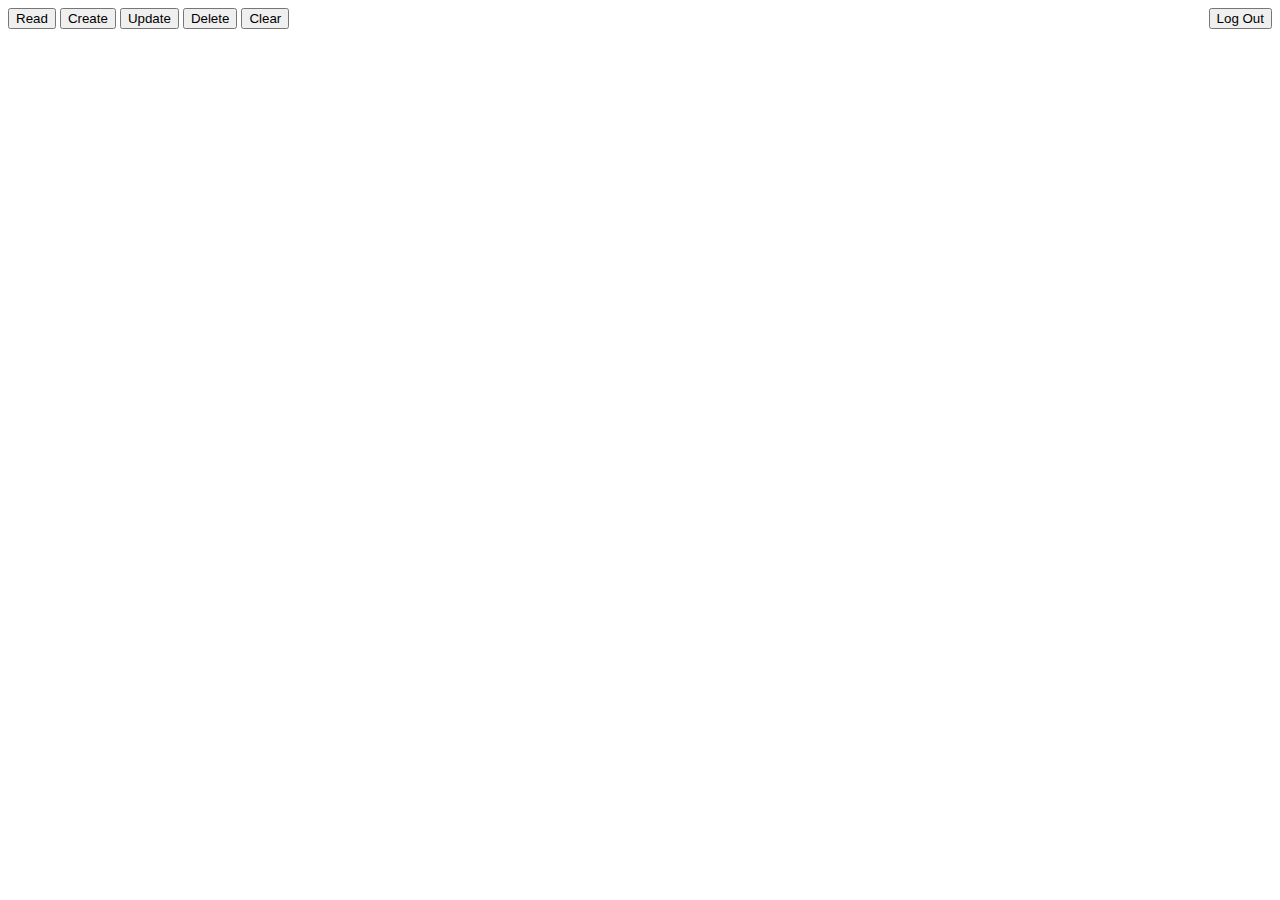
<file: src/pages/home_page.html>
<!DOCTYPE html>
<html lang="en">
  <head>
    <link rel="icon" href="https://admin-demo.vuestic.dev/favicon.ico" />
    <link rel="preconnect" href="https://fonts.googleapis.com" />
    <link rel="preconnect" href="https://fonts.gstatic.com" crossorigin />
    <link
      href="https://fonts.googleapis.com/css2?family=Inter:wght@100..900&display=swap"
      rel="stylesheet"
    />
    <link
      rel="stylesheet"
      href="https://cdnjs.cloudflare.com/ajax/libs/font-awesome/6.5.1/css/all.min.css"
      integrity="sha512-DTOQO9RWCH3ppGqcWaEA1BIZOC6xxalwEsw9c2QQeAIftl+Vegovlnee1c9QX4TctnWMn13TZye+giMm8e2LwA=="
      crossorigin="anonymous"
      referrerpolicy="no-referrer"
    />
    <meta charset="UTF-8" />
    <meta name="viewport" content="width=device-width, initial-scale=1.0" />
    <link rel="stylesheet" href="../css/home_page.css" />
    <title>Home Page</title>
  </head>
  <body>
    <main>
      <div class="mainButtons">
        <button class="getButton">Read</button>
        <button class="postDisplayButton">Create</button>
        <button class="putDisplayButton">Update</button>
        <button class="deleteDisplayButton">Delete</button>
        <button class="clear">Clear</button>
      </div>
      <div class="return">
        <button class="logInReturn">Log Out</button>
      </div>
    </main>
    <div class="display">
      <div class="getDisplay">
        <div class="getByIdDisplay">
          <h1>Instruction</h1>
          <p>
            To enter multiple Id, make sure to separate them using comma ','
          </p>
          <input type="text" placeholder="Input ID sequence" class="getById" />
          <button class="getByIdButton">Get By Id</button>
        </div>
        <div class="mainDisplay">
          <table>
            <tr>
              <th>Id</th>
              <th>Email</th>
              <th>Password</th>
            </tr>
          </table>
        </div>
      </div>
      <div class="postDisplay">
        <h1>Instruction</h1>
        <p>Fill in the form to add a new user</p>
        <div action="" class="postForm">
          <input type="text" placeholder="ID" class="id" />
          <input type="text" placeholder="Email" class="email" />
          <input type="text" placeholder="Password" class="password" />
          <button class="postButton">Post</button>
        </div>
        <p class="postStatus"></p>
      </div>
      <div class="putDisplay">
        <h1>Instruction</h1>
        <p>Fill in the form to update a user</p>
        <div action="" class="putForm">
          <input type="text" placeholder="ID" class="id" />
          <input type="text" placeholder="Email" class="email" />
          <input type="text" placeholder="Password" class="password" />
          <button class="putButton">Put</button>
        </div>
        <p class="putStatus"></p>
      </div>
      <div class="deleteDisplay">
        <h1>Instruction</h1>
        <p>Fill in ID sequence to delete users</p>
        <div action="" class="deleteForm">
          <input type="text" placeholder="ID" class="id" />
          <button class="deleteButton">Delete</button>
        </div>
        <div class="deleteStatus"></div>
      </div>
    </div>
    <script type="module" src="../Scripts/home_page.js"></script>
  </body>
</html>
</file>
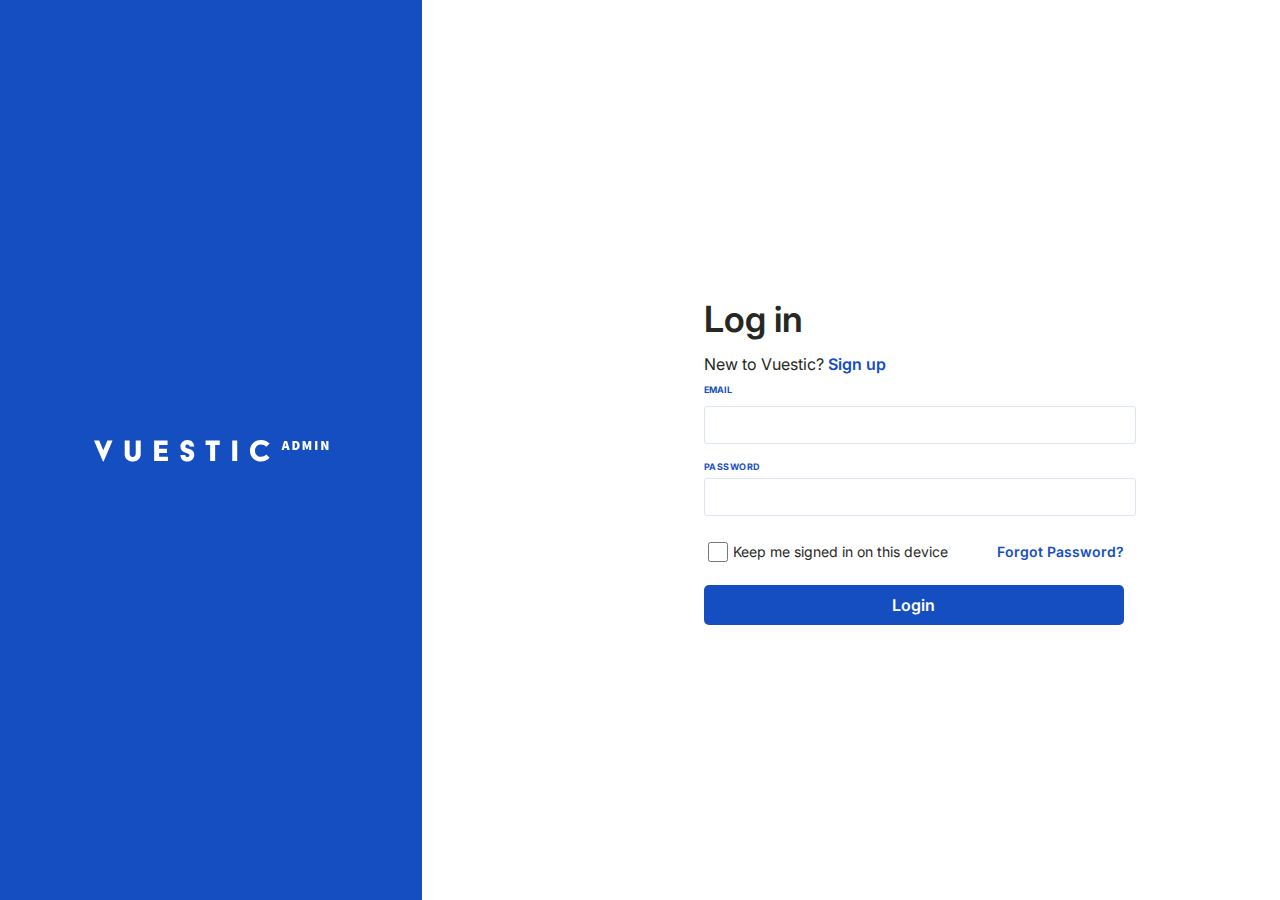
<file: src/pages/login.html>
<!DOCTYPE html>
<html lang="en">
  <head>
    <meta charset="UTF-8" />
    <meta name="viewport" content="width=device-width, initial-scale=1.0" />
    <link rel="stylesheet" href="../css/login.css" />
    <link rel="icon" href="https://admin-demo.vuestic.dev/favicon.ico" />
    <link rel="preconnect" href="https://fonts.googleapis.com" />
    <link rel="preconnect" href="https://fonts.gstatic.com" crossorigin />
    <link
      href="https://fonts.googleapis.com/css2?family=Inter:wght@100..900&display=swap"
      rel="stylesheet"
    />
    <link
      rel="stylesheet"
      href="https://cdnjs.cloudflare.com/ajax/libs/font-awesome/6.5.1/css/all.min.css"
      integrity="sha512-DTOQO9RWCH3ppGqcWaEA1BIZOC6xxalwEsw9c2QQeAIftl+Vegovlnee1c9QX4TctnWMn13TZye+giMm8e2LwA=="
      crossorigin="anonymous"
      referrerpolicy="no-referrer"
    />
    <title>Vuestic Admin</title>
  </head>
  <body>
    <div class="container">
      <div class="left_box">
        <div class="contents">
          <svg
            height="28"
            alt="Vuestic Admin"
            fill="none"
            viewBox="0 0 478 57"
            xmlns="http://www.w3.org/2000/svg"
          >
            <path
              d="M18.2761 56.1386L0 13.3794H10.5519L18.8968 33.3107L27.2417 13.3794H37.7936L19.5175 56.1386H18.2761ZM62.4836 40.8281V13.3794H72.5527V39.3108C72.5527 44.8281 75.1734 46.7592 78.6907 46.7592C82.5528 46.7592 84.9666 44.8281 84.9666 39.3108V13.3794H95.1047V40.8281C95.1047 50.6213 87.7942 56.1386 78.6907 56.1386C69.2423 56.1386 62.4836 50.3454 62.4836 40.8281ZM122.415 54.7593V13.3794H149.795V22.3451H132.553V29.7935H148.485V38.6211H132.553V46.0695H150.554V54.7593H122.415ZM175.933 42.6212H185.795C185.795 45.035 187.727 46.9661 190.071 46.9661C192.623 46.9661 194.209 45.5178 194.209 43.3798C194.209 40.2763 190.14 39.3798 186.761 38.2074C179.795 35.7246 175.933 32.4831 175.933 25.3796C175.933 18.0692 182.209 12.0001 190.002 12.0001C199.175 12.0001 203.52 17.8623 204.072 25.5175H194.554C194.554 23.1727 193.106 21.2416 190.278 21.2416C188.071 21.2416 185.933 22.552 185.933 25.2417C185.933 28.3452 189.727 28.8969 193.244 29.9314C200.623 32.1383 204.072 36.2763 204.072 42.7591C204.072 50.0696 197.865 56.1386 190.071 56.1386C181.037 56.1386 175.933 50.0696 175.933 42.6212ZM236.442 54.7593V22.3451H227.2V13.3794H256.028V22.3451H246.649V54.7593H236.442ZM281.408 54.7593V13.3794H291.546V54.7593H281.408ZM317.502 34.0694C317.502 21.7244 326.812 12.0001 339.916 12.0001C347.778 12.0001 353.226 14.9657 357.64 19.5864L350.675 26.2072C347.778 23.3796 344.054 21.5865 339.916 21.5865C332.536 21.5865 327.778 27.1038 327.778 34.0694C327.778 41.035 332.536 46.5523 339.916 46.5523C344.054 46.5523 347.778 44.7592 350.675 41.9315L357.433 48.5523C353.295 52.8972 347.571 56.1386 339.916 56.1386C326.812 56.1386 317.502 46.4143 317.502 34.0694Z"
              fill="url(#paint0_linear)"
            ></path>
            <path
              fill="#FFF"
              d="M388.671 23.5893L388.364 24.844H391.71L391.403 23.5893C391.18 22.7157 390.957 21.7677 390.734 20.7454C390.511 19.7231 390.288 18.7565 390.065 17.8457H389.953C389.749 18.7751 389.535 19.751 389.312 20.7733C389.107 21.777 388.894 22.7157 388.671 23.5893ZM381.7 32.3999L387.221 14.2769H393.02L398.541 32.3999H393.466L392.574 28.5523H387.5L386.607 32.3999H381.7Z"
            ></path>
            <path
              fill="#FFF"
              d="M403.987 32.3999V14.2769H409.34C410.715 14.2769 411.97 14.4441 413.104 14.7787C414.256 15.1133 415.241 15.6431 416.059 16.368C416.877 17.0929 417.509 18.0223 417.955 19.1561C418.42 20.29 418.652 21.6562 418.652 23.2548C418.652 24.8533 418.429 26.2288 417.983 27.3812C417.537 28.5337 416.905 29.4817 416.087 30.2252C415.288 30.9687 414.331 31.517 413.215 31.8702C412.119 32.2234 410.92 32.3999 409.619 32.3999H403.987ZM408.782 28.5523H409.061C409.712 28.5523 410.325 28.4779 410.901 28.3292C411.477 28.1619 411.97 27.8831 412.379 27.4928C412.806 27.1024 413.141 26.5634 413.383 25.8756C413.624 25.1879 413.745 24.3143 413.745 23.2548C413.745 22.1953 413.624 21.3309 413.383 20.6618C413.141 19.9926 412.806 19.4721 412.379 19.1004C411.97 18.7286 411.477 18.4777 410.901 18.3476C410.325 18.1989 409.712 18.1245 409.061 18.1245H408.782V28.5523Z"
            ></path>
            <path
              fill="#FFF"
              d="M424.664 32.3999V14.2769H429.794L432.526 21.6934C432.694 22.1953 432.852 22.7157 433 23.2548C433.149 23.7938 433.307 24.3328 433.474 24.8719H433.586C433.753 24.3328 433.911 23.7938 434.06 23.2548C434.208 22.7157 434.366 22.1953 434.534 21.6934L437.155 14.2769H442.285V32.3999H437.935V27.0467C437.935 26.582 437.954 26.0708 437.991 25.5132C438.047 24.9555 438.103 24.3886 438.158 23.8124C438.214 23.2176 438.279 22.6414 438.354 22.0837C438.428 21.5261 438.493 21.0242 438.549 20.5781H438.437L436.932 24.9277L434.701 30.9222H432.136L429.905 24.9277L428.456 20.5781H428.344C428.4 21.0242 428.465 21.5261 428.539 22.0837C428.614 22.6414 428.679 23.2176 428.734 23.8124C428.79 24.3886 428.837 24.9555 428.874 25.5132C428.93 26.0708 428.957 26.582 428.957 27.0467V32.3999H424.664Z"
            ></path>
            <path
              fill="#FFF"
              d="M450.028 32.3999V14.2769H454.823V32.3999H450.028Z"
            ></path>
            <path
              fill="#FFF"
              d="M462.567 32.3999V14.2769H467.474L471.489 22.3625L473.218 26.4333H473.329C473.274 25.95 473.209 25.4202 473.134 24.844C473.06 24.2678 472.995 23.6823 472.939 23.0875C472.883 22.4741 472.828 21.87 472.772 21.2752C472.735 20.6618 472.716 20.0762 472.716 19.5186V14.2769H477.289V32.3999H472.381L468.366 24.2864L466.638 20.2435H466.526C466.638 21.2845 466.768 22.4183 466.917 23.6451C467.065 24.8719 467.14 26.0429 467.14 27.1582V32.3999H462.567Z"
            ></path>
            <defs>
              <linearGradient
                id="paint0_linear"
                gradientUnits="userSpaceOnUse"
                x1="0"
                x2="357.64"
                y1="56.1386"
                y2="56.1386"
              >
                <stop stop-color="#FFF"></stop>
                <stop stop-color="#FFF" offset="1"></stop>
              </linearGradient>
            </defs>
          </svg>
        </div>
      </div>
      <div class="main">
        <h1>Log in</h1>
        <span
          >New to Vuestic?
          <a href="./sign_up.html" class="signUp">Sign up</a></span
        >
        <div class="email_box">
          <p>EMAIL</p>
          <input type="text" class="email" />
          <i class="fa-solid fa-triangle-exclamation" style="color: #ff0000;"></i>
          <div class="authentication_status"></div>
        </div>
        <div class="password_box">
          <p>PASSWORD</p>
          <input type="password" class="password" />
          <i class="fa-solid fa-triangle-exclamation" style="color: #ff0000;"></i>
          <div class="eye_container">
            <i class="fa-regular fa-eye-slash eye-toggle"></i>
            <i class="fa-regular fa-eye"></i>
          </div>
          <div class="authentication_status"></div>
        </div>
        <div class="additional">
          <div class="keepSignedIn">
            <div class="cb">
              <input type="checkbox" id="keepSignedIn" /><span
                >Keep me signed in on this device</span
              >
            </div>
            <a href="./sign_up.html" class="forgotPassword">Forgot Password?</a>
          </div>
        </div>
        <button>Login</button>
      </div>
    </div>
    <script type="module" src="../Scripts/login.js"></script>
  </body>
</html>
</file>
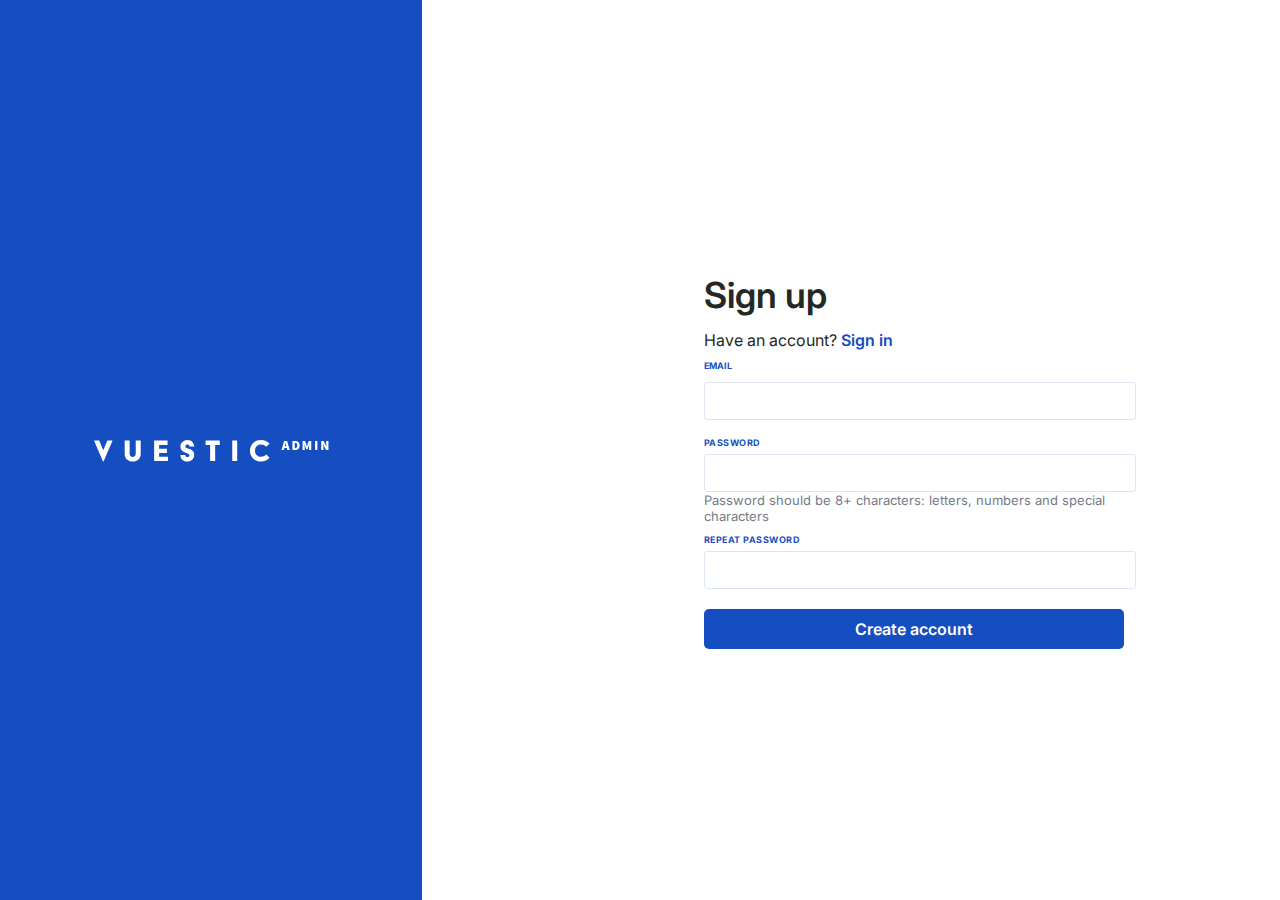
<file: src/pages/sign_up.html>
<!DOCTYPE html>
<html lang="en">
  <head>
    <meta charset="UTF-8" />
    <meta name="viewport" content="width=device-width, initial-scale=1.0" />
    <link rel="stylesheet" href="../css/sign_up.css" />
    <link rel="icon" href="https://admin-demo.vuestic.dev/favicon.ico" />
    <link rel="preconnect" href="https://fonts.googleapis.com" />
    <link rel="preconnect" href="https://fonts.gstatic.com" crossorigin />
    <link
      href="https://fonts.googleapis.com/css2?family=Inter:wght@100..900&display=swap"
      rel="stylesheet"
    />
    <link
      rel="stylesheet"
      href="https://cdnjs.cloudflare.com/ajax/libs/font-awesome/6.5.1/css/all.min.css"
      integrity="sha512-DTOQO9RWCH3ppGqcWaEA1BIZOC6xxalwEsw9c2QQeAIftl+Vegovlnee1c9QX4TctnWMn13TZye+giMm8e2LwA=="
      crossorigin="anonymous"
      referrerpolicy="no-referrer"
    />
    <title>Vuestic Admin</title>
  </head>
  <body>
    <div class="container">
      <div class="left_box">
        <div class="contents">
          <svg
            height="28"
            alt="Vuestic Admin"
            fill="none"
            viewBox="0 0 478 57"
            xmlns="http://www.w3.org/2000/svg"
          >
            <path
              d="M18.2761 56.1386L0 13.3794H10.5519L18.8968 33.3107L27.2417 13.3794H37.7936L19.5175 56.1386H18.2761ZM62.4836 40.8281V13.3794H72.5527V39.3108C72.5527 44.8281 75.1734 46.7592 78.6907 46.7592C82.5528 46.7592 84.9666 44.8281 84.9666 39.3108V13.3794H95.1047V40.8281C95.1047 50.6213 87.7942 56.1386 78.6907 56.1386C69.2423 56.1386 62.4836 50.3454 62.4836 40.8281ZM122.415 54.7593V13.3794H149.795V22.3451H132.553V29.7935H148.485V38.6211H132.553V46.0695H150.554V54.7593H122.415ZM175.933 42.6212H185.795C185.795 45.035 187.727 46.9661 190.071 46.9661C192.623 46.9661 194.209 45.5178 194.209 43.3798C194.209 40.2763 190.14 39.3798 186.761 38.2074C179.795 35.7246 175.933 32.4831 175.933 25.3796C175.933 18.0692 182.209 12.0001 190.002 12.0001C199.175 12.0001 203.52 17.8623 204.072 25.5175H194.554C194.554 23.1727 193.106 21.2416 190.278 21.2416C188.071 21.2416 185.933 22.552 185.933 25.2417C185.933 28.3452 189.727 28.8969 193.244 29.9314C200.623 32.1383 204.072 36.2763 204.072 42.7591C204.072 50.0696 197.865 56.1386 190.071 56.1386C181.037 56.1386 175.933 50.0696 175.933 42.6212ZM236.442 54.7593V22.3451H227.2V13.3794H256.028V22.3451H246.649V54.7593H236.442ZM281.408 54.7593V13.3794H291.546V54.7593H281.408ZM317.502 34.0694C317.502 21.7244 326.812 12.0001 339.916 12.0001C347.778 12.0001 353.226 14.9657 357.64 19.5864L350.675 26.2072C347.778 23.3796 344.054 21.5865 339.916 21.5865C332.536 21.5865 327.778 27.1038 327.778 34.0694C327.778 41.035 332.536 46.5523 339.916 46.5523C344.054 46.5523 347.778 44.7592 350.675 41.9315L357.433 48.5523C353.295 52.8972 347.571 56.1386 339.916 56.1386C326.812 56.1386 317.502 46.4143 317.502 34.0694Z"
              fill="url(#paint0_linear)"
            ></path>
            <path
              fill="#FFF"
              d="M388.671 23.5893L388.364 24.844H391.71L391.403 23.5893C391.18 22.7157 390.957 21.7677 390.734 20.7454C390.511 19.7231 390.288 18.7565 390.065 17.8457H389.953C389.749 18.7751 389.535 19.751 389.312 20.7733C389.107 21.777 388.894 22.7157 388.671 23.5893ZM381.7 32.3999L387.221 14.2769H393.02L398.541 32.3999H393.466L392.574 28.5523H387.5L386.607 32.3999H381.7Z"
            ></path>
            <path
              fill="#FFF"
              d="M403.987 32.3999V14.2769H409.34C410.715 14.2769 411.97 14.4441 413.104 14.7787C414.256 15.1133 415.241 15.6431 416.059 16.368C416.877 17.0929 417.509 18.0223 417.955 19.1561C418.42 20.29 418.652 21.6562 418.652 23.2548C418.652 24.8533 418.429 26.2288 417.983 27.3812C417.537 28.5337 416.905 29.4817 416.087 30.2252C415.288 30.9687 414.331 31.517 413.215 31.8702C412.119 32.2234 410.92 32.3999 409.619 32.3999H403.987ZM408.782 28.5523H409.061C409.712 28.5523 410.325 28.4779 410.901 28.3292C411.477 28.1619 411.97 27.8831 412.379 27.4928C412.806 27.1024 413.141 26.5634 413.383 25.8756C413.624 25.1879 413.745 24.3143 413.745 23.2548C413.745 22.1953 413.624 21.3309 413.383 20.6618C413.141 19.9926 412.806 19.4721 412.379 19.1004C411.97 18.7286 411.477 18.4777 410.901 18.3476C410.325 18.1989 409.712 18.1245 409.061 18.1245H408.782V28.5523Z"
            ></path>
            <path
              fill="#FFF"
              d="M424.664 32.3999V14.2769H429.794L432.526 21.6934C432.694 22.1953 432.852 22.7157 433 23.2548C433.149 23.7938 433.307 24.3328 433.474 24.8719H433.586C433.753 24.3328 433.911 23.7938 434.06 23.2548C434.208 22.7157 434.366 22.1953 434.534 21.6934L437.155 14.2769H442.285V32.3999H437.935V27.0467C437.935 26.582 437.954 26.0708 437.991 25.5132C438.047 24.9555 438.103 24.3886 438.158 23.8124C438.214 23.2176 438.279 22.6414 438.354 22.0837C438.428 21.5261 438.493 21.0242 438.549 20.5781H438.437L436.932 24.9277L434.701 30.9222H432.136L429.905 24.9277L428.456 20.5781H428.344C428.4 21.0242 428.465 21.5261 428.539 22.0837C428.614 22.6414 428.679 23.2176 428.734 23.8124C428.79 24.3886 428.837 24.9555 428.874 25.5132C428.93 26.0708 428.957 26.582 428.957 27.0467V32.3999H424.664Z"
            ></path>
            <path
              fill="#FFF"
              d="M450.028 32.3999V14.2769H454.823V32.3999H450.028Z"
            ></path>
            <path
              fill="#FFF"
              d="M462.567 32.3999V14.2769H467.474L471.489 22.3625L473.218 26.4333H473.329C473.274 25.95 473.209 25.4202 473.134 24.844C473.06 24.2678 472.995 23.6823 472.939 23.0875C472.883 22.4741 472.828 21.87 472.772 21.2752C472.735 20.6618 472.716 20.0762 472.716 19.5186V14.2769H477.289V32.3999H472.381L468.366 24.2864L466.638 20.2435H466.526C466.638 21.2845 466.768 22.4183 466.917 23.6451C467.065 24.8719 467.14 26.0429 467.14 27.1582V32.3999H462.567Z"
            ></path>
            <defs>
              <linearGradient
                id="paint0_linear"
                gradientUnits="userSpaceOnUse"
                x1="0"
                x2="357.64"
                y1="56.1386"
                y2="56.1386"
              >
                <stop stop-color="#FFF"></stop>
                <stop stop-color="#FFF" offset="1"></stop>
              </linearGradient>
            </defs>
          </svg>
        </div>
      </div>
      <div class="main">
        <h1>Sign up</h1>
        <span>Have an account? <a href="./login.html">Sign in</a></span>
        <div class="email_box">
          <p>EMAIL</p>
          <input type="text" class="email" />
          <i
            class="fa-solid fa-triangle-exclamation"
            style="color: #ff0000"
          ></i>
          <div class="authentication_status"></div>
        </div>
        <div class="password_box">
          <p>PASSWORD</p>
          <input type="password" class="password" />
          <i
            class="fa-solid fa-triangle-exclamation"
            style="color: #ff0000"
          ></i>
          <div class="eye_container">
            <i class="fa-regular fa-eye-slash eye-toggle"></i>
            <i class="fa-regular fa-eye"></i>
          </div>
          <div class="authentication_status">
            Password should be 8+ characters: letters, numbers and special
            characters
          </div>
        </div>
        <div class="repeat_password_box">
          <p>REPEAT PASSWORD</p>
          <input type="password" class="repeat_password" />
          <i class="fa-solid fa-triangle-exclamation" style="color: #ff0000;"></i>
          <div class="eye_container">
            <i class="fa-regular fa-eye-slash eye-toggle"></i>
            <i class="fa-regular fa-eye"></i>
          </div>
          <div class="authentication_status"></div>
        </div>
        <button>Create account</button>
      </div>
    </div>
    <script type="module" src="../Scripts/sign_up.js"></script>
  </body>
</html>
</file>
<file: src/css/home_page.css>
table {
  font-family: arial, sans-serif;
  border-collapse: collapse;
  width: 100%;
}

td,
th {
  border: 1px solid #dddddd;
  text-align: left;
  padding: 8px;
}

tr:nth-child(even) {
  background-color: #dddddd;
}

main{
  display: flex;
  justify-content: space-between;
}

.display {
  margin: 10px 20px;
}

.getDisplay {
  display: none;
  width: 95dvw;
  margin: 3dvw 0px;
  padding-top: 0;
}

.getByIdDisplay {
  margin-bottom: 20px;
}

.postDisplay {
  display: none; 
  width: 95dvw;
  margin: 3dvw 0px;
  padding-top: 0;
}

.putDisplay {
  display: none;
  width: 95dvw;
  margin: 3dvw 0px;
  padding-top: 0;
}

.deleteDisplay{
  display: none;
  width: 95dvw;
  margin: 3dvw 0px;
  padding-top: 0;
}
</file>
<file: src/css/login.css>
*{
    font-family: 'Inter', sans-serif;
}

html, body{
    margin: 0;
    padding: 0;
}

.container{
    display: flex;
    gap: 22vw;
}

.left_box{
    width: 33dvw;
    height: 100dvh;
    background-color: #154EC1;
    display: flex;
    justify-content: center;
    align-items: center;
}

.main{
    width: 420px;
    display: flex;
    flex-direction: column;
    justify-content: center;
}

.main h1{
    font-weight: 600;
    color: rgb(38, 40, 36);
    font-size: 36px;
    line-height: 40px;

    margin-bottom: 0px;
}

.main span{
    font-weight: 400;
    color: rgb(38, 40, 36);
    font-size: 16px;
    line-height: 20px;

    margin-top: 15px;
}

.main span a{
    text-decoration: none;
    font-weight: 600;
    color: rgb(21, 78, 193);
    font-size: 16px;
    line-height: 20px;
}

.main .email_box{
    margin-bottom: 4px;
}

.main .email_box p{
    font-weight: 700;
    color: rgb(21, 78, 193);
    font-size: 9px;
    line-height: 14px;
}

.input_error{
    background-color: #FCE8E8!important;
}

.main .email_box input{
    width: calc(100% - 10px);
    height: 16px;
    background-color: white;
}

.main .password_box p{
    font-weight: 700;
    color: rgb(21, 78, 193);
    font-size: 9px;
    line-height: 14px;
    letter-spacing: 0.5px;

    margin-bottom: 4px;
}

.main .password_box input{
    width: calc(100% - 10px);
    height: 16px;
} 

input[type=text]{
    padding: 10px;   
}

input[type=password]{
    padding: 10px;   
}

.main input{
    border-radius: 3px;
    border: 1px solid #DEE5F2;
}

.main input:focus{
    border:rgb(21, 78, 193) solid 0px;
    padding: 11px;
}

.additional{
    margin: 20px 0px;
}

.additional .keepSignedIn{
    display: flex;
    justify-content: space-between;
    align-items: center;
}

.additional .keepSignedIn .cb{
    max-width: fit-content;
    display: flex;
    align-items: center;
    gap: 2px;
}

.additional .keepSignedIn .cb input{
    width: 20px;
    height: 20px;
    border-radius: 2px;
}

.additional .keepSignedIn .cb span{
    font-weight: 400;
    color: rgb(38, 40, 36);
    font-size: 14px;
    line-height: 20px;

    margin: 0;
}

.additional .keepSignedIn .forgotPassword{
    text-decoration: none;
    font-weight: 600;
    color: rgb(21, 78, 193);
    font-size: 14px;
    line-height: 20px;
}

.additional .keepSignedIn:hover, .additional #keepSignedIn:hover{
    cursor: pointer;
}

.main > button{
    width: 100%;
    height: 40px;
    background-color: #154EC1;
    color: white;
    font-weight: 600;
    font-size: 16px;
    line-height: 20px;
    border: none;
    border-radius: 5px;
}

.authentication_status{
    font-weight: 400;
    color: rgb(228, 34, 34);
    font-size: 13px;
    line-break: 19px;
    margin-top: 3px;
}

.email_box{
    position: relative;
}

.password_box{
    position: relative;
}

.eye_container{
    width: 30px;
    height: 30px;
    position: absolute;
    right: -5px;
    top: 33px;

    display: flex;
    justify-content: center;
    align-items: center;
}

.eye_container:hover{
    cursor: pointer;
}

.fa-eye, .fa-eye-slash{
    position: absolute;
}

.eye-toggle{
    opacity: 0;
}

.email_box .fa-triangle-exclamation{
    position: absolute;
    right: 0px;    
    top: 43px;
    opacity: 0;
}

.password_box .fa-triangle-exclamation{
    position: absolute;
    right: 30px;    
    top: 40px;
    opacity: 0;
}

.warn_toggle{
    opacity: 1!important;
}

.main > button:hover{
    cursor: pointer;
}
</file>
<file: src/css/sign_up.css>
* {
  font-family: "Inter", sans-serif;
}

html,
body {
  margin: 0;
  padding: 0;
}

.container {
  display: flex;
  gap: 22vw;
}

.left_box {
  width: 33dvw;
  height: 100dvh;
  background-color: #154ec1;
  display: flex;
  justify-content: center;
  align-items: center;
}

.main {
  width: 420px;
  display: flex;
  flex-direction: column;
  justify-content: center;
}

.main h1 {
  font-weight: 600;
  color: rgb(38, 40, 36);
  font-size: 36px;
  line-height: 40px;

  margin-bottom: 0px;
}

.main span {
  font-weight: 400;
  color: rgb(38, 40, 36);
  font-size: 16px;
  line-height: 20px;

  margin-top: 15px;
}

.main span a {
  text-decoration: none;
  font-weight: 600;
  color: rgb(21, 78, 193);
  font-size: 16px;
  line-height: 20px;
}

.main .email_box {
  margin-bottom: 4px;
}

.main .email_box p {
  font-weight: 700;
  color: rgb(21, 78, 193);
  font-size: 9px;
  line-height: 14px;
}

.input_error {
  background-color: #fce8e8;
}

.main .email_box input {
  width: calc(100% - 10px);
  height: 16px;
}

.email_box .authentication_status{
    margin-top: 3px;
}

.main .password_box p {
  font-weight: 700;
  color: rgb(21, 78, 193);
  font-size: 9px;
  line-height: 14px;
  letter-spacing: 0.5px;

  margin-bottom: 4px;
}

.main .password_box input {
  width: calc(100% - 10px);
  height: 16px;
}

.main .repeat_password_box p {
  font-weight: 700;
  color: rgb(21, 78, 193);
  font-size: 9px;
  line-height: 14px;
  letter-spacing: 0.5px;

  margin-bottom: 4px;
}

.main .repeat_password_box input {
  width: calc(100% - 10px);
  height: 16px;
}

input[type="text"] {
  padding: 10px;
}

input[type="password"] {
  padding: 10px;
}

.main input {
  border-radius: 3px;
  border: 1px solid #dee5f2;
}

.main input:focus {
  border: rgb(21, 78, 193) solid 0px;
  padding: 11px;
}

.main .repeat_password_box {
  margin-bottom: 20px;
}

.main > button {
  width: 100%;
  height: 40px;
  background-color: #154ec1;
  color: white;
  font-weight: 600;
  font-size: 16px;
  line-height: 20px;
  border: none;
  border-radius: 5px;
}

.authentication_status {
  font-weight: 400;
  color: rgb(118, 124, 136);
  font-size: 13px;
  line-break: 19px;
}

.email_box{
    position: relative;
}

.email_box .fa-triangle-exclamation{
    position: absolute;
    width: 20px;
    height: 20px;

    right: 0px;
    top: 43px;
    opacity: 0;
}

.password_box{
    position: relative;
}

.repeat_password_box{
    position: relative;
}

.password_box .fa-triangle-exclamation, .repeat_password_box .fa-triangle-exclamation{
    position: absolute;
    width: 20px;
    height: 20px;

    right: 27px;
    top: 37px;
    opacity: 0;
}

.password_box .eye_container, .repeat_password_box .eye_container{
    position: absolute;
    width: 25px;
    height: 25px;

    right: 0px;
    top: 33px;

    display: flex;
    justify-content: center;
    align-items: center;
}

.password_box .eye_container:hover, .repeat_password_box .eye_container:hover{
    cursor: pointer;
}

.fa-eye{
    position: absolute;
    opacity: 1;
}

.fa-eye-slash{
    position: absolute;
    opacity: 0;
}
</file>
